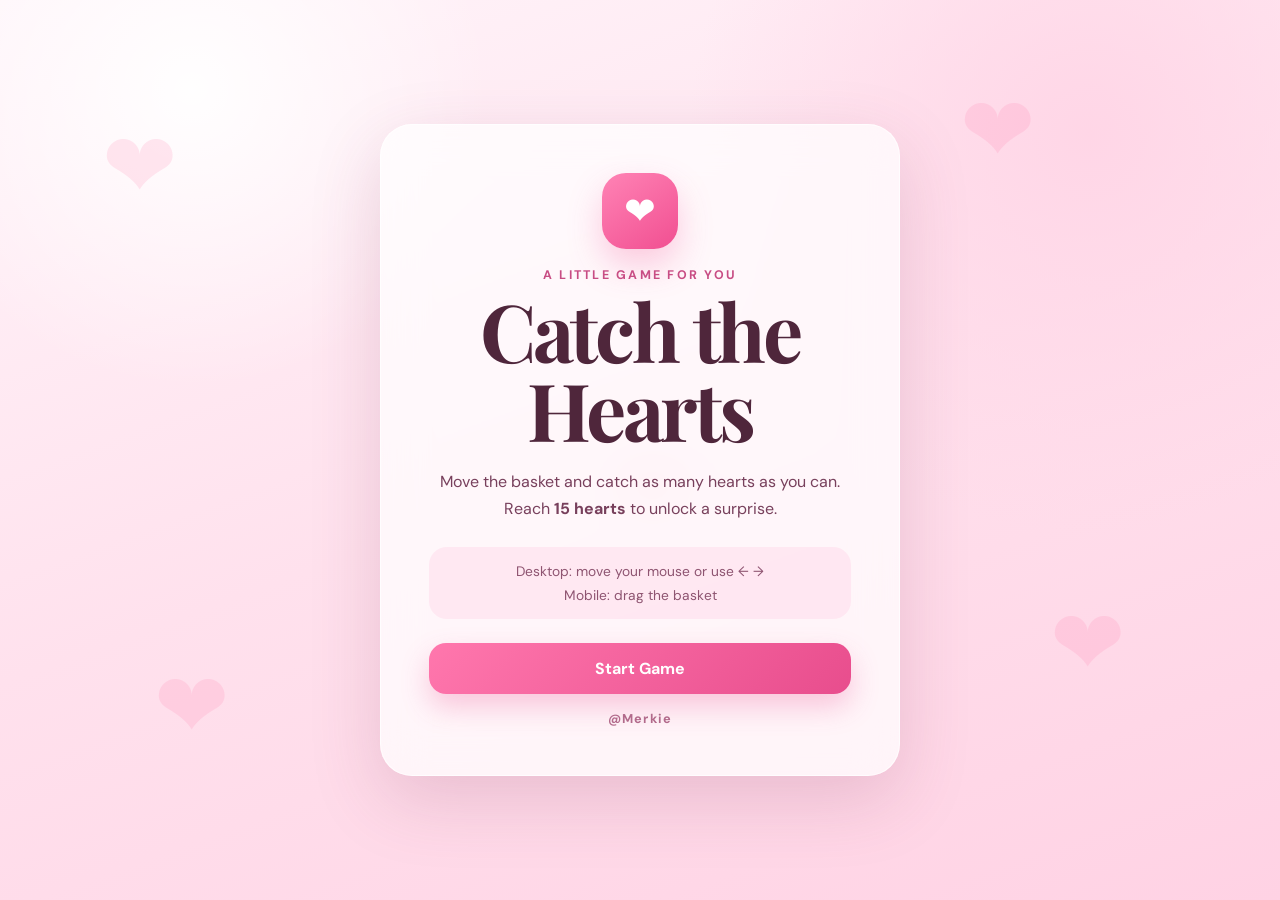
<file: index.html>
<!DOCTYPE html>
<html lang="en">
<head>
  <meta charset="UTF-8" />
  <meta name="viewport" content="width=device-width, initial-scale=1.0" />
  <meta name="theme-color" content="#ff6fa8" />
  <title>Catch the Hearts</title>
  <link rel="stylesheet" href="style.css" />
</head>
<body>
  <main class="game-shell">
    <section class="intro-screen active" id="introScreen">
      <div class="floating-bg" aria-hidden="true">
        <span>❤</span><span>❤</span><span>❤</span><span>❤</span><span>❤</span>
      </div>

      <div class="intro-card">
        <div class="mini-heart">❤</div>
        <p class="eyebrow">A LITTLE GAME FOR YOU</p>
        <h1>Catch the Hearts</h1>
        <p class="intro-text">
          Move the basket and catch as many hearts as you can.
          Reach <strong>15 hearts</strong> to unlock a surprise.
        </p>

        <div class="controls-note">
          <span>Desktop: move your mouse or use ← →</span>
          <span>Mobile: drag the basket</span>
        </div>

        <button id="startButton" type="button">Start Game</button>
        <p class="signature">@Merkie</p>
      </div>
    </section>

    <section class="game-screen" id="gameScreen" aria-label="Catch the hearts game">
      <div class="game-topbar">
        <div class="stat-card">
          <span class="stat-label">Score</span>
          <strong id="scoreValue">0 / 15</strong>
        </div>

        <div class="stat-card">
          <span class="stat-label">Lives</span>
          <strong id="livesValue">❤ ❤ ❤</strong>
        </div>
      </div>

      <div class="progress-wrap">
        <div class="progress-fill" id="progressFill"></div>
      </div>

      <div class="game-area" id="gameArea">
        <div class="soft-cloud cloud-one"></div>
        <div class="soft-cloud cloud-two"></div>
        <div class="sparkles" id="sparkles"></div>

        <div class="basket" id="basket" aria-label="Heart basket">
          <div class="basket-handle"></div>
          <div class="basket-body">
            <span>❤</span>
          </div>
        </div>
      </div>

      <p class="game-hint" id="gameHint">Catch the falling hearts!</p>
    </section>

    <section class="result-screen" id="resultScreen">
      <div class="confetti" id="confetti"></div>

      <div class="result-card">
        <div class="big-heart" aria-hidden="true">
          <span>❤</span>
        </div>

        <p class="eyebrow">SURPRISE UNLOCKED</p>
        <h2>You already caught mine.</h2>
        <p>
          You did not need to catch every heart on the screen,
          because the most important one was already yours.
        </p>

        <div class="final-note">
          <span>❤</span>
          <p>You deserve to be loved, appreciated, and treasured.</p>
        </div>

        <button id="playAgainButton" type="button">Play Again</button>
        <p class="signature">@Ace03</p>
      </div>
    </section>

    <section class="game-over-screen" id="gameOverScreen">
      <div class="result-card">
        <div class="sad-heart">♡</div>
        <p class="eyebrow">ALMOST THERE</p>
        <h2>The hearts slipped away!</h2>
        <p>Try again and catch 15 hearts to reveal the surprise.</p>
        <button id="retryButton" type="button">Try Again</button>
      </div>
    </section>
  </main>

  <script src="script.js"></script>
</body>
</html>
</file>
<file: style.css>
@import url('https://fonts.googleapis.com/css2?family=DM+Sans:wght@400;500;600;700&family=Playfair+Display:wght@700&display=swap');

:root {
  --pink: #ff6fa8;
  --pink-dark: #e94e8d;
  --pink-soft: #ffd8e8;
  --cream: #fff8fb;
  --purple: #78405c;
  --purple-dark: #4f263b;
  --white: #ffffff;
  --shadow: 0 24px 70px rgba(133, 53, 93, 0.18);
}

* {
  box-sizing: border-box;
}

html,
body {
  margin: 0;
  min-height: 100%;
}

body {
  min-height: 100vh;
  overflow: hidden;
  font-family: "DM Sans", sans-serif;
  color: var(--purple-dark);
  background:
    radial-gradient(circle at 15% 10%, rgba(255,255,255,.95), transparent 22%),
    radial-gradient(circle at 85% 15%, rgba(255,213,230,.95), transparent 30%),
    linear-gradient(160deg, #fff5fa 0%, #ffe1ed 50%, #ffd2e4 100%);
}

button {
  font: inherit;
}

.game-shell,
.intro-screen,
.game-screen,
.result-screen,
.game-over-screen {
  width: 100%;
  min-height: 100vh;
}

.intro-screen,
.result-screen,
.game-over-screen {
  position: relative;
  place-items: center;
  padding: 24px;
  overflow: hidden;
}

.intro-screen,
.game-screen,
.result-screen,
.game-over-screen {
  display: none;
}

.intro-screen.active,
.result-screen.active,
.game-over-screen.active {
  display: grid;
}

.game-screen.active {
  display: flex;
}

.floating-bg {
  position: absolute;
  inset: 0;
  overflow: hidden;
  pointer-events: none;
}

.floating-bg span {
  position: absolute;
  color: rgba(255, 105, 162, 0.15);
  font-size: clamp(34px, 8vw, 90px);
  animation: floatHeart 7s ease-in-out infinite;
}

.floating-bg span:nth-child(1) { left: 8%; top: 12%; animation-delay: 0s; }
.floating-bg span:nth-child(2) { left: 75%; top: 8%; animation-delay: 1.2s; }
.floating-bg span:nth-child(3) { left: 82%; top: 65%; animation-delay: 2.4s; }
.floating-bg span:nth-child(4) { left: 12%; top: 72%; animation-delay: 3.2s; }
.floating-bg span:nth-child(5) { left: 48%; top: 48%; animation-delay: 1.8s; }

.intro-card,
.result-card {
  position: relative;
  z-index: 2;
  width: min(100%, 520px);
  padding: clamp(30px, 5vw, 48px);
  border: 1px solid rgba(255,255,255,.72);
  border-radius: 32px;
  text-align: center;
  background: rgba(255,255,255,.72);
  box-shadow: var(--shadow);
  backdrop-filter: blur(22px);
  animation: cardIn .75s cubic-bezier(.2,.8,.2,1);
}

.mini-heart,
.sad-heart {
  display: grid;
  place-items: center;
  width: 76px;
  height: 76px;
  margin: 0 auto 18px;
  border-radius: 24px;
  color: white;
  font-size: 38px;
  background: linear-gradient(145deg, #ff83b5, #f14f91);
  box-shadow: 0 16px 34px rgba(241,79,145,.28);
  animation: heartBeat 1.35s ease-in-out infinite;
}

.sad-heart {
  color: var(--pink-dark);
  background: linear-gradient(145deg, #fff, #ffe6f0);
}

.eyebrow {
  margin: 0 0 8px;
  color: #c84d84;
  font-size: .78rem;
  font-weight: 700;
  letter-spacing: .18em;
}

h1,
h2 {
  margin: 0;
  font-family: "Playfair Display", serif;
  color: var(--purple-dark);
  letter-spacing: -.04em;
}

h1 {
  font-size: clamp(2.6rem, 8vw, 5rem);
  line-height: .98;
}

h2 {
  font-size: clamp(2.4rem, 7vw, 4.4rem);
  line-height: 1;
}

.intro-text,
.result-card > p {
  max-width: 420px;
  margin: 20px auto 0;
  color: var(--purple);
  font-size: 1rem;
  line-height: 1.7;
}

.controls-note {
  display: grid;
  gap: 6px;
  margin: 24px 0;
  padding: 15px;
  border-radius: 18px;
  color: #8e5471;
  font-size: .86rem;
  background: rgba(255, 225, 238, .7);
}

#startButton,
#playAgainButton,
#retryButton {
  width: 100%;
  border: 0;
  border-radius: 17px;
  padding: 15px 20px;
  cursor: pointer;
  color: white;
  font-weight: 700;
  background: linear-gradient(135deg, #ff77ad, #e84d8d);
  box-shadow: 0 13px 28px rgba(232,77,141,.28);
  transition: transform .2s ease, box-shadow .2s ease, filter .2s ease;
}

#startButton:hover,
#playAgainButton:hover,
#retryButton:hover {
  transform: translateY(-2px);
  filter: brightness(1.05);
  box-shadow: 0 16px 32px rgba(232,77,141,.33);
}

#startButton:active,
#playAgainButton:active,
#retryButton:active {
  transform: scale(.985);
}

.signature {
  margin: 16px 0 0 !important;
  color: #b26a8b !important;
  font-size: .8rem !important;
  font-weight: 700;
  letter-spacing: .08em;
}

.game-screen.active {
  position: relative;
  flex-direction: column;
  padding: 18px;
  background:
    radial-gradient(circle at 50% -15%, rgba(255,255,255,.98), transparent 30%),
    linear-gradient(180deg, #ffeaf3 0%, #ffd8e7 55%, #ffc7dd 100%);
}

.game-topbar {
  position: relative;
  z-index: 10;
  display: grid;
  grid-template-columns: repeat(2, minmax(0, 1fr));
  gap: 12px;
  width: min(100%, 700px);
  margin: 0 auto 10px;
}

.stat-card {
  display: flex;
  align-items: center;
  justify-content: space-between;
  gap: 10px;
  min-height: 60px;
  padding: 12px 16px;
  border: 1px solid rgba(255,255,255,.8);
  border-radius: 18px;
  background: rgba(255,255,255,.68);
  box-shadow: 0 12px 28px rgba(117,48,81,.1);
  backdrop-filter: blur(14px);
}

.stat-label {
  color: #9c607c;
  font-size: .78rem;
  font-weight: 700;
  letter-spacing: .08em;
  text-transform: uppercase;
}

.stat-card strong {
  color: var(--pink-dark);
  font-size: 1rem;
}

.progress-wrap {
  position: relative;
  z-index: 10;
  width: min(100%, 700px);
  height: 8px;
  margin: 0 auto 12px;
  overflow: hidden;
  border-radius: 999px;
  background: rgba(255,255,255,.58);
}

.progress-fill {
  width: 0%;
  height: 100%;
  border-radius: inherit;
  background: linear-gradient(90deg, #ff7eb2, #e94e8d);
  box-shadow: 0 0 18px rgba(233,78,141,.34);
  transition: width .25s ease;
}

.game-area {
  position: relative;
  flex: 1;
  width: min(100%, 700px);
  min-height: 480px;
  margin: 0 auto;
  overflow: hidden;
  border: 1px solid rgba(255,255,255,.72);
  border-radius: 30px;
  background:
    radial-gradient(circle at 50% 20%, rgba(255,255,255,.88), transparent 28%),
    linear-gradient(180deg, rgba(255,255,255,.48), rgba(255,219,234,.62));
  box-shadow: var(--shadow);
  touch-action: none;
}

.soft-cloud {
  position: absolute;
  width: 190px;
  height: 60px;
  border-radius: 999px;
  background: rgba(255,255,255,.42);
  filter: blur(2px);
  animation: cloudFloat 10s linear infinite;
}

.soft-cloud::before,
.soft-cloud::after {
  content: "";
  position: absolute;
  border-radius: 50%;
  background: inherit;
}

.soft-cloud::before {
  width: 80px;
  height: 80px;
  left: 32px;
  top: -34px;
}

.soft-cloud::after {
  width: 105px;
  height: 105px;
  right: 24px;
  top: -50px;
}

.cloud-one { top: 20%; left: -210px; }
.cloud-two { top: 52%; left: -260px; animation-delay: -5s; transform: scale(.75); }

.falling-heart {
  position: absolute;
  top: -60px;
  display: grid;
  place-items: center;
  width: 44px;
  height: 44px;
  color: #f14387;
  font-size: 38px;
  filter: drop-shadow(0 8px 10px rgba(176, 45, 105, .18));
  user-select: none;
  pointer-events: none;
  animation: heartFall linear forwards, heartWobble 1.2s ease-in-out infinite;
}

.falling-heart.special {
  color: #ffbf3f;
  filter: drop-shadow(0 8px 14px rgba(255,175,0,.28));
}

.basket {
  position: absolute;
  z-index: 8;
  left: 50%;
  bottom: 18px;
  width: 112px;
  height: 82px;
  transform: translateX(-50%);
  transition: left .06s linear;
  user-select: none;
  pointer-events: none;
}

.basket-handle {
  position: absolute;
  left: 19px;
  top: 0;
  width: 74px;
  height: 48px;
  border: 8px solid #bd6d3f;
  border-bottom: 0;
  border-radius: 42px 42px 0 0;
}

.basket-body {
  position: absolute;
  left: 0;
  bottom: 0;
  display: grid;
  place-items: center;
  width: 112px;
  height: 57px;
  border-radius: 10px 10px 24px 24px;
  color: white;
  font-size: 25px;
  background:
    repeating-linear-gradient(90deg, rgba(255,255,255,.13) 0 8px, transparent 8px 16px),
    linear-gradient(145deg, #cc7d48, #9f572f);
  box-shadow: 0 13px 22px rgba(111,57,32,.2);
}

.catch-pop {
  position: absolute;
  z-index: 12;
  color: #e64b8a;
  font-weight: 800;
  pointer-events: none;
  animation: popUp .65s ease-out forwards;
}

.spark {
  position: absolute;
  z-index: 11;
  width: 8px;
  height: 8px;
  border-radius: 50%;
  background: #fff;
  pointer-events: none;
  box-shadow: 0 0 12px rgba(255,255,255,.95);
  animation: sparkleBurst .6s ease-out forwards;
}

.game-hint {
  position: relative;
  z-index: 10;
  margin: 12px 0 0;
  color: #9d5578;
  text-align: center;
  font-size: .88rem;
  font-weight: 600;
}

.result-screen,
.game-over-screen {
  background:
    radial-gradient(circle at 50% 15%, rgba(255,255,255,.96), transparent 24%),
    linear-gradient(155deg, #fff2f8, #ffd8e7 55%, #ffc9df);
}

.big-heart {
  position: relative;
  display: grid;
  place-items: center;
  width: 145px;
  height: 145px;
  margin: 0 auto 22px;
  color: #ef4f91;
  font-size: 94px;
  animation: finalHeart 1.25s ease-in-out infinite;
  filter: drop-shadow(0 20px 22px rgba(219,65,134,.25));
}

.big-heart::before,
.big-heart::after {
  content: "";
  position: absolute;
  inset: 12px;
  border: 2px solid rgba(239,79,145,.2);
  border-radius: 50%;
  animation: ripple 2s ease-out infinite;
}

.big-heart::after {
  animation-delay: 1s;
}

.final-note {
  display: flex;
  align-items: center;
  gap: 12px;
  margin: 24px 0;
  padding: 16px;
  border-radius: 18px;
  text-align: left;
  background: rgba(255,223,236,.75);
}

.final-note > span {
  color: var(--pink-dark);
  font-size: 28px;
}

.final-note p {
  margin: 0;
  color: #7a3f5b;
  line-height: 1.5;
}

.confetti {
  position: absolute;
  inset: 0;
  overflow: hidden;
  pointer-events: none;
}

.confetti-piece {
  position: absolute;
  top: -30px;
  width: 12px;
  height: 20px;
  border-radius: 6px;
  background: var(--piece-color, #ff7eb2);
  animation: confettiFall linear forwards;
}

@keyframes floatHeart {
  0%,100% { transform: translateY(0) rotate(-8deg); }
  50% { transform: translateY(-22px) rotate(8deg); }
}

@keyframes heartBeat {
  0%,100% { transform: scale(1); }
  15% { transform: scale(1.12); }
  30% { transform: scale(1); }
  45% { transform: scale(1.08); }
}

@keyframes cardIn {
  from { opacity: 0; transform: translateY(24px) scale(.97); }
  to { opacity: 1; transform: translateY(0) scale(1); }
}

@keyframes cloudFloat {
  from { transform: translateX(0); }
  to { transform: translateX(1000px); }
}

@keyframes heartFall {
  from { top: -60px; }
  to { top: calc(100% + 70px); }
}

@keyframes heartWobble {
  0%,100% { transform: rotate(-9deg) scale(1); }
  50% { transform: rotate(9deg) scale(1.08); }
}

@keyframes popUp {
  from { opacity: 1; transform: translateY(0) scale(.8); }
  to { opacity: 0; transform: translateY(-45px) scale(1.15); }
}

@keyframes sparkleBurst {
  from { opacity: 1; transform: translate(0,0) scale(1); }
  to { opacity: 0; transform: translate(var(--x), var(--y)) scale(.2); }
}

@keyframes finalHeart {
  0%,100% { transform: scale(1); }
  50% { transform: scale(1.09); }
}

@keyframes ripple {
  from { opacity: .65; transform: scale(.5); }
  to { opacity: 0; transform: scale(1.45); }
}

@keyframes confettiFall {
  0% { transform: translate3d(0,-30px,0) rotate(0deg); opacity: 0; }
  10% { opacity: 1; }
  100% { transform: translate3d(var(--drift),110vh,0) rotate(var(--spin)); opacity: 0; }
}

@media (max-width: 560px) {
  .game-screen.active {
    padding: 10px;
  }

  .game-topbar {
    gap: 8px;
  }

  .stat-card {
    min-height: 54px;
    padding: 10px 12px;
  }

  .stat-card strong {
    font-size: .87rem;
  }

  .stat-label {
    font-size: .68rem;
  }

  .game-area {
    min-height: 510px;
    border-radius: 24px;
  }

  .basket {
    width: 96px;
    transform: translateX(-50%) scale(.9);
  }

  .intro-card,
  .result-card {
    border-radius: 26px;
  }
}

@media (prefers-reduced-motion: reduce) {
  *,
  *::before,
  *::after {
    animation-duration: .01ms !important;
    animation-iteration-count: 1 !important;
  }
}
</file>
